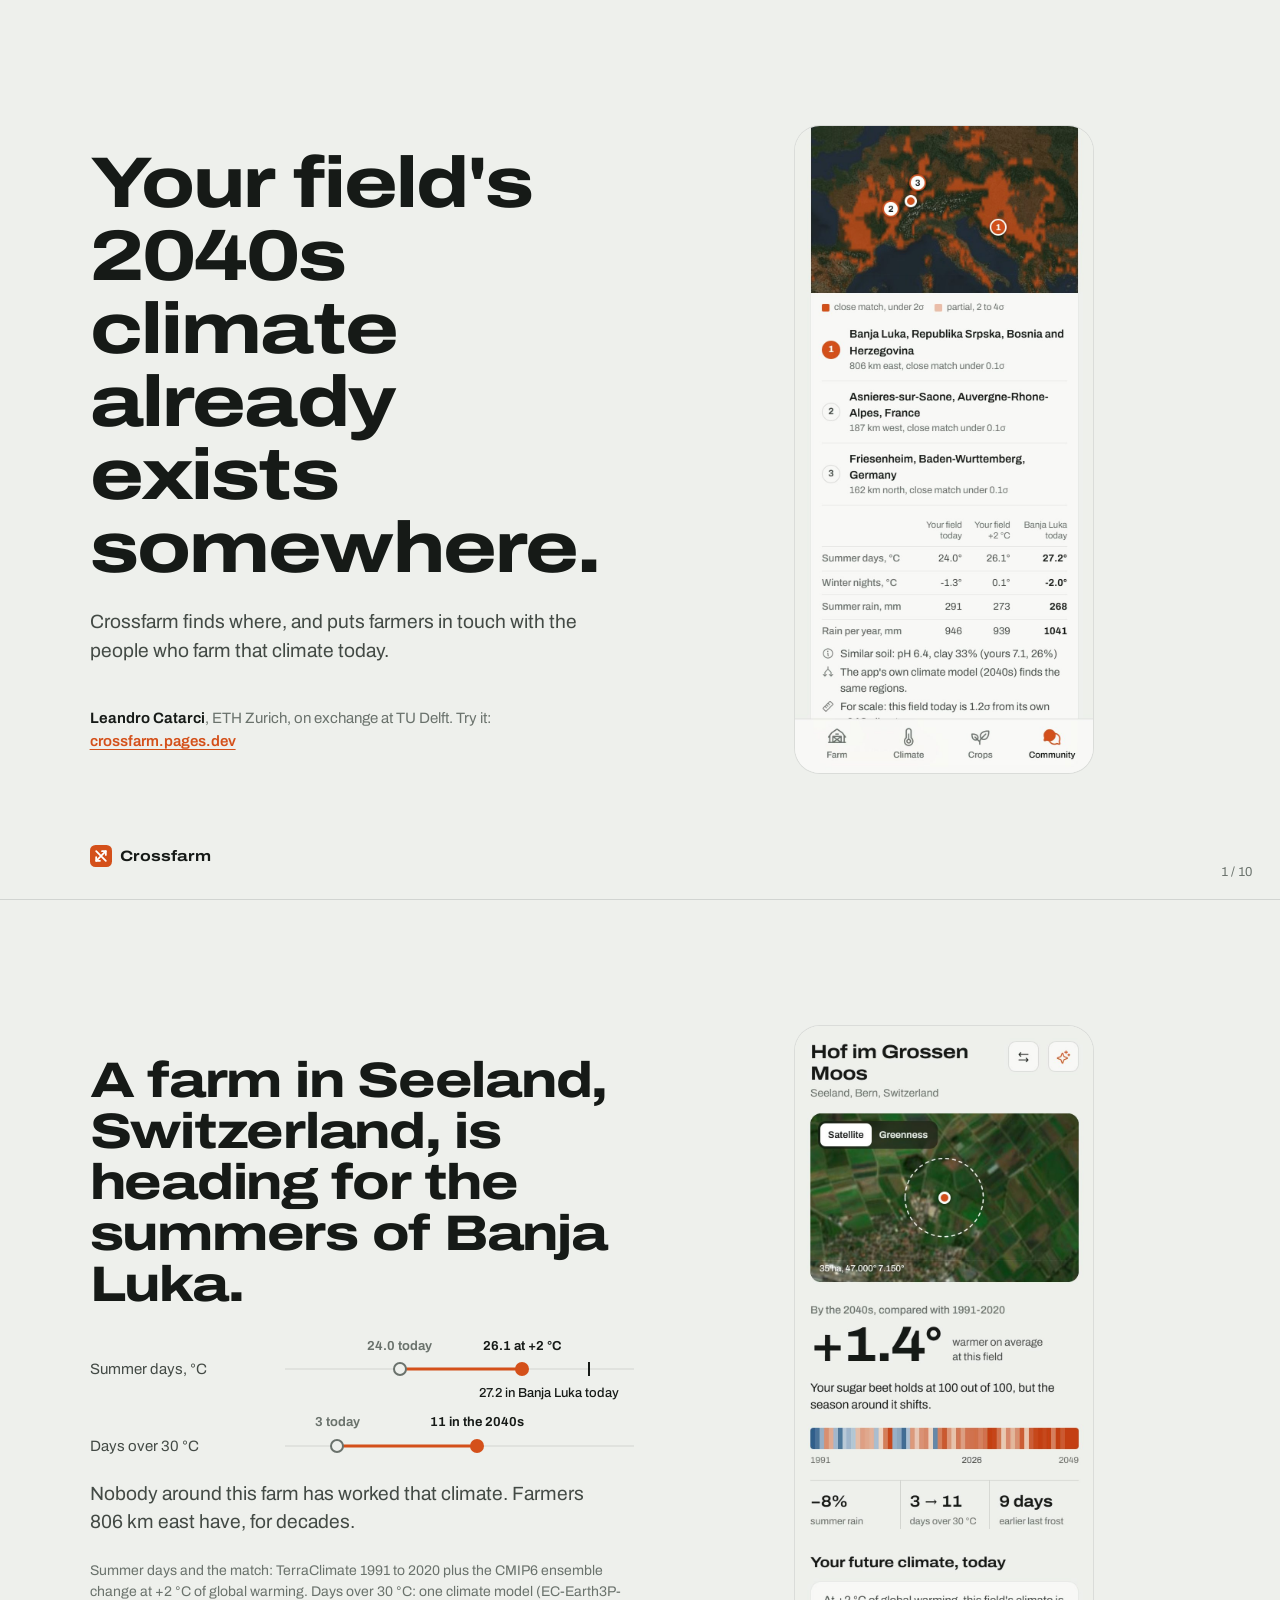
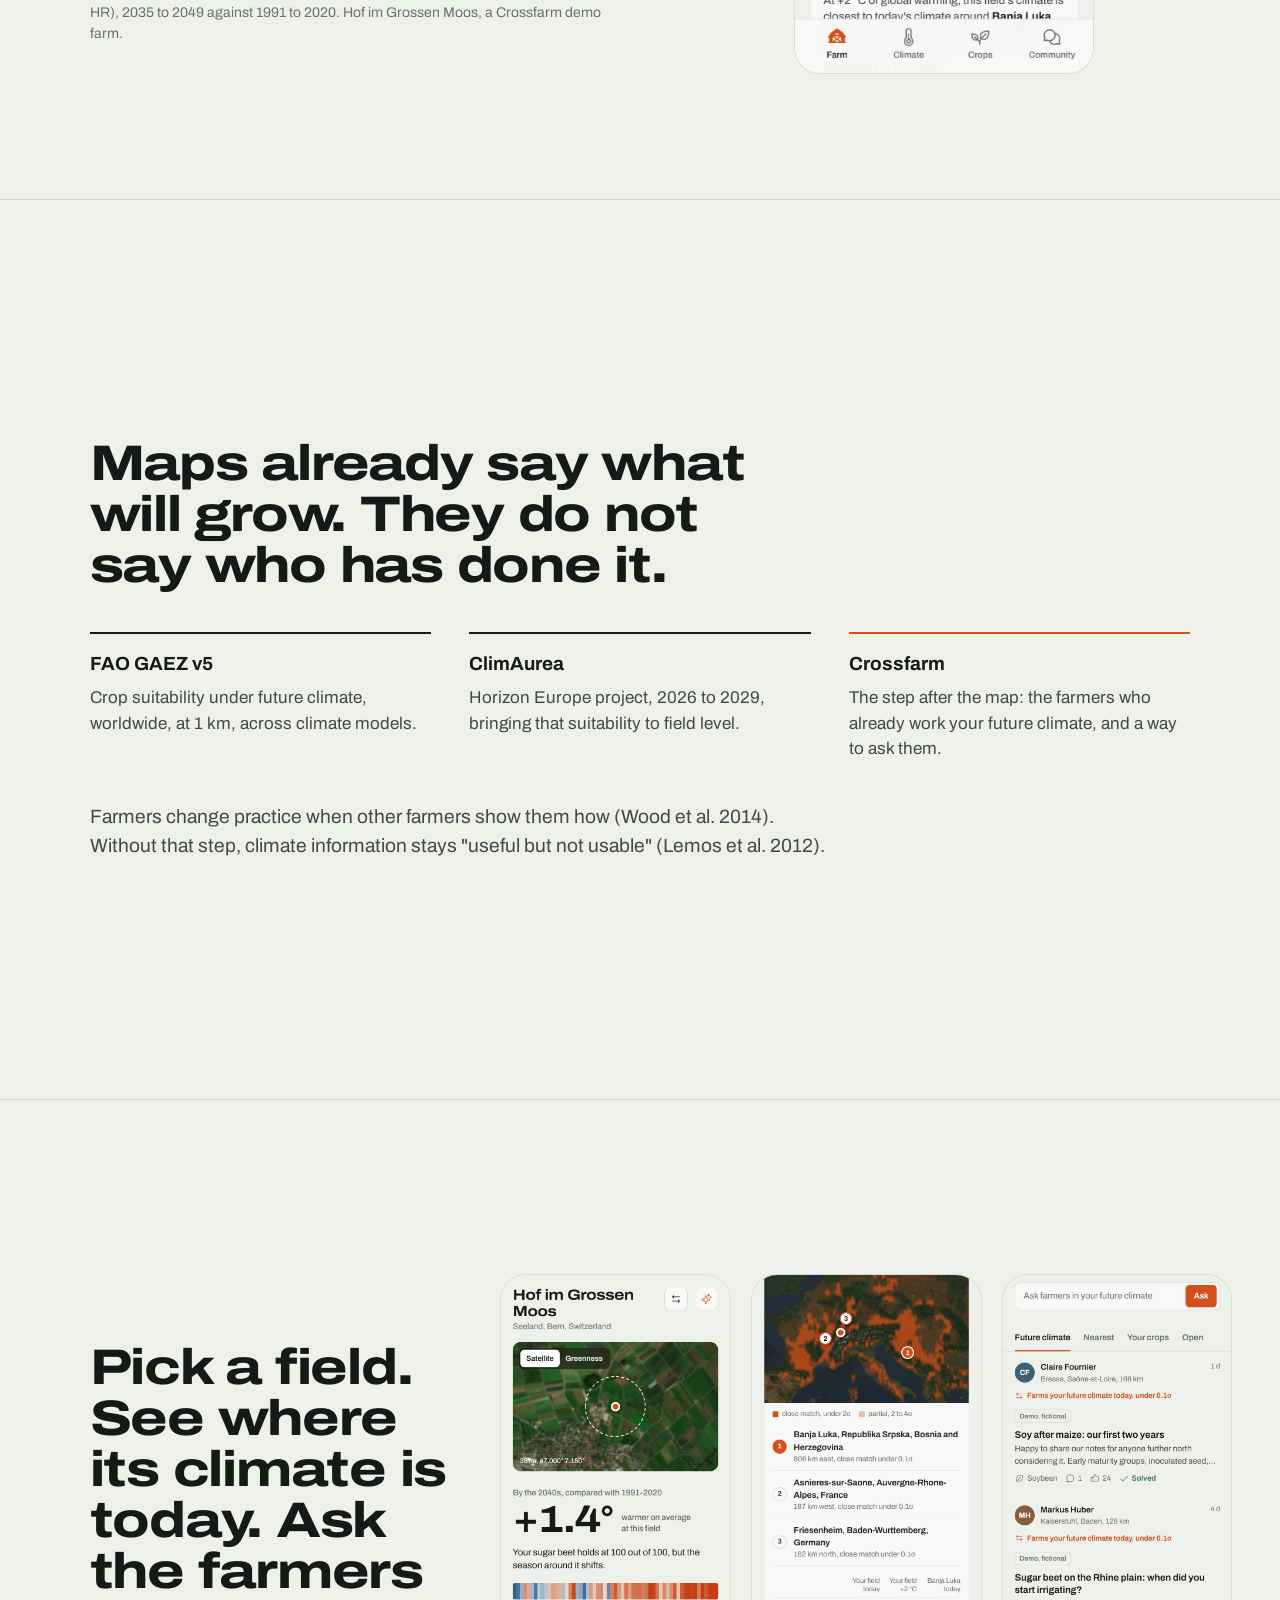
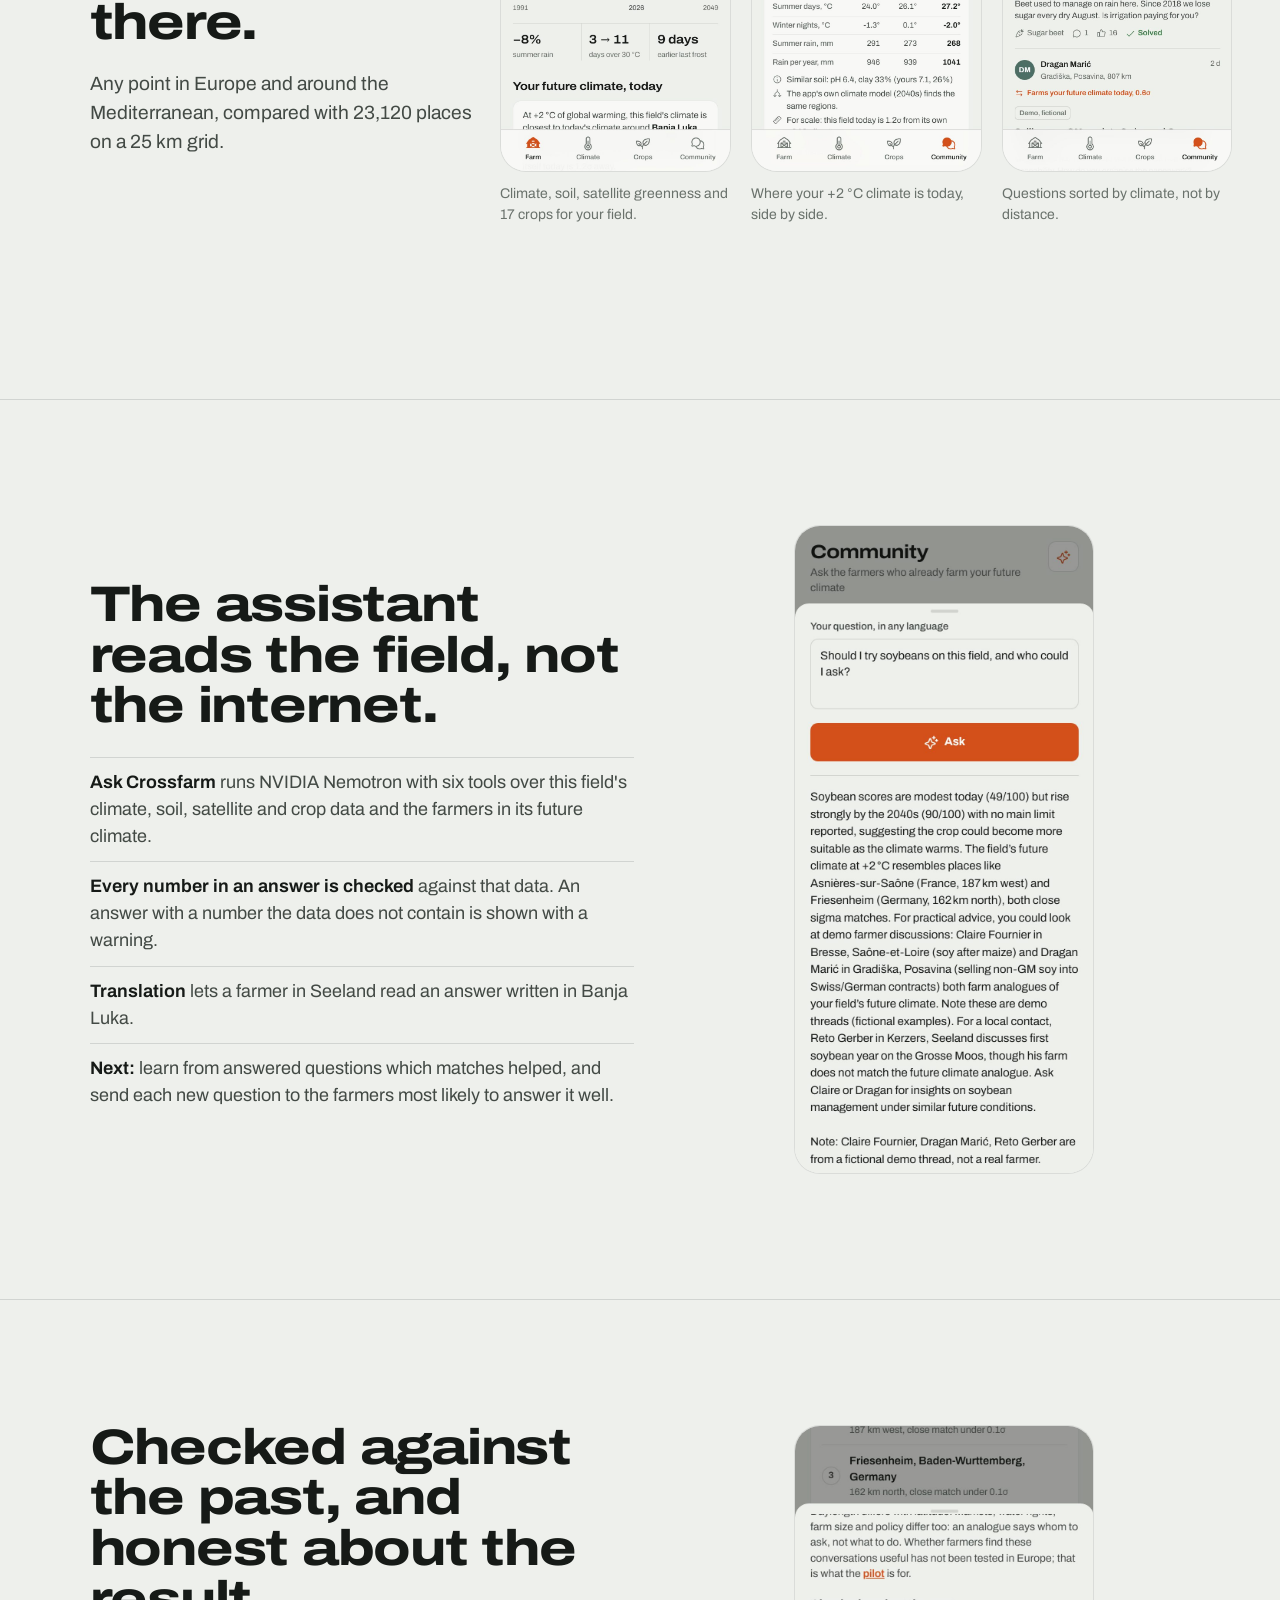
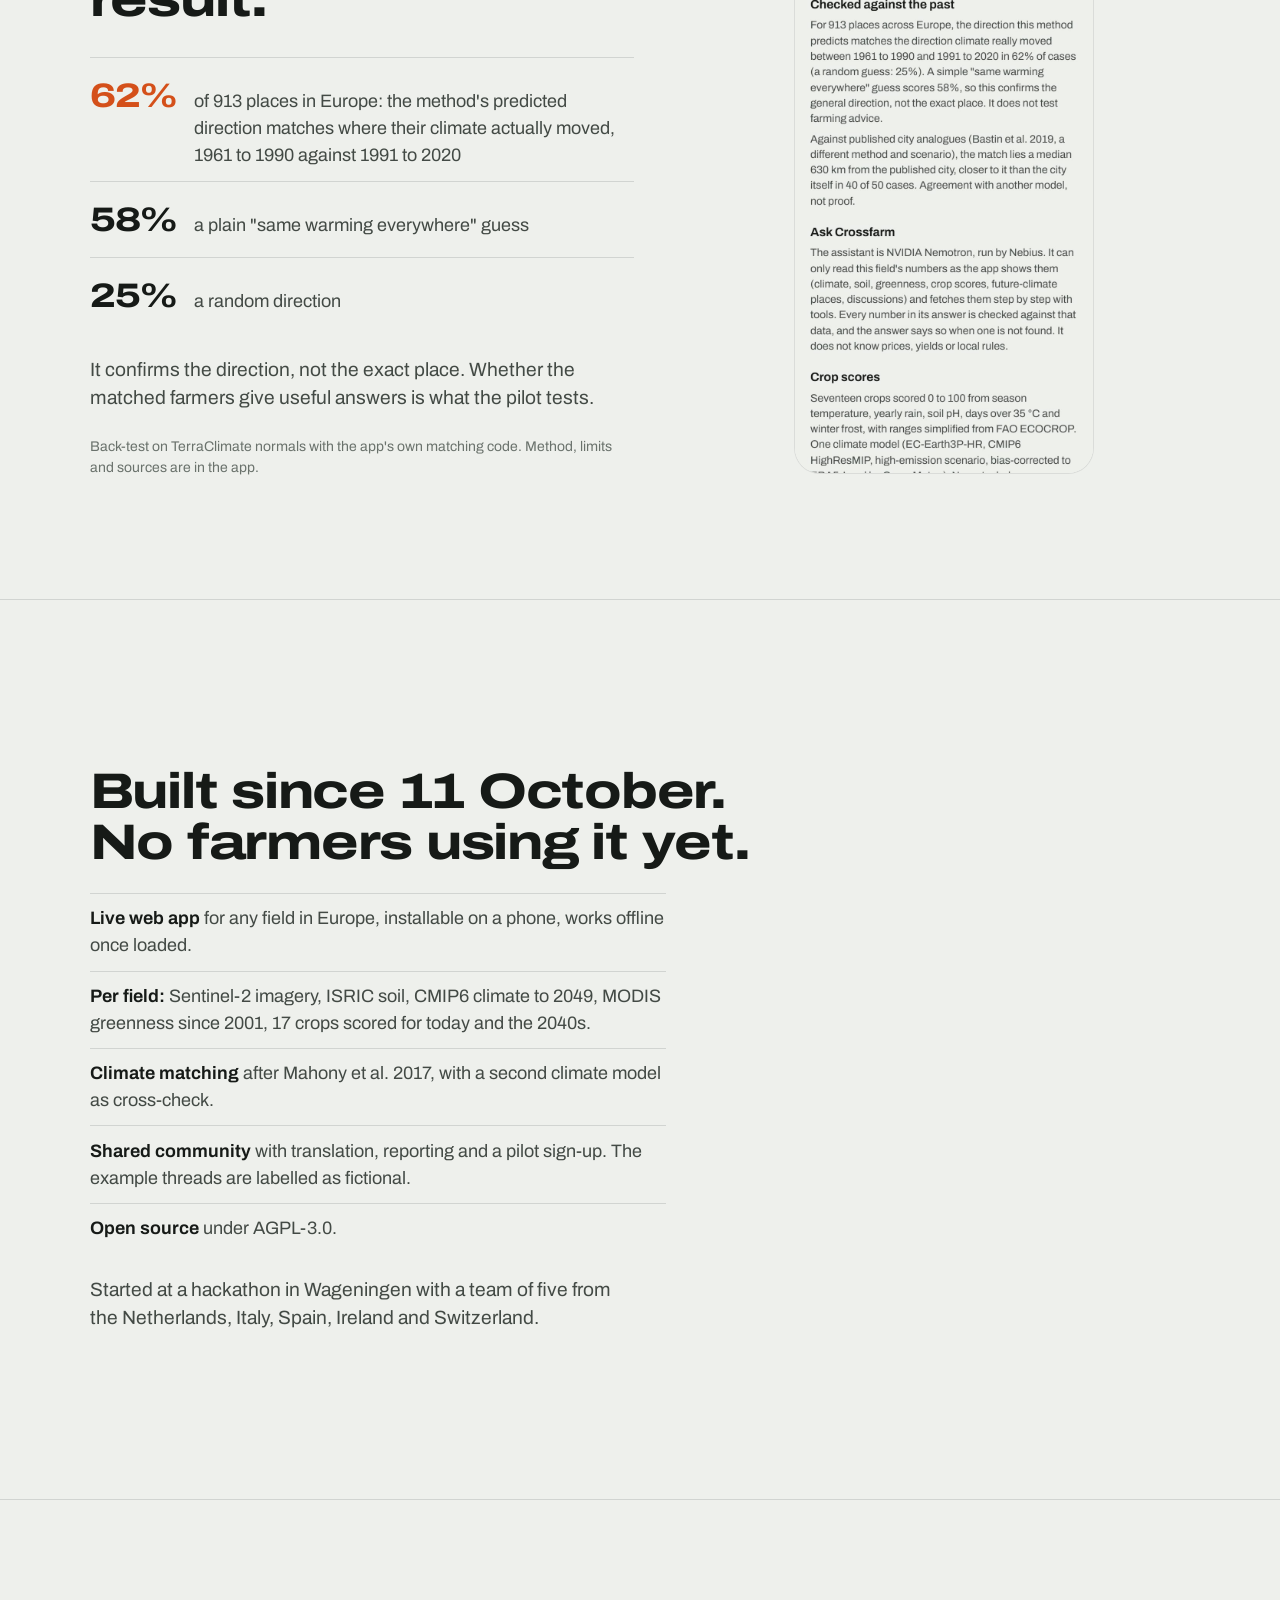
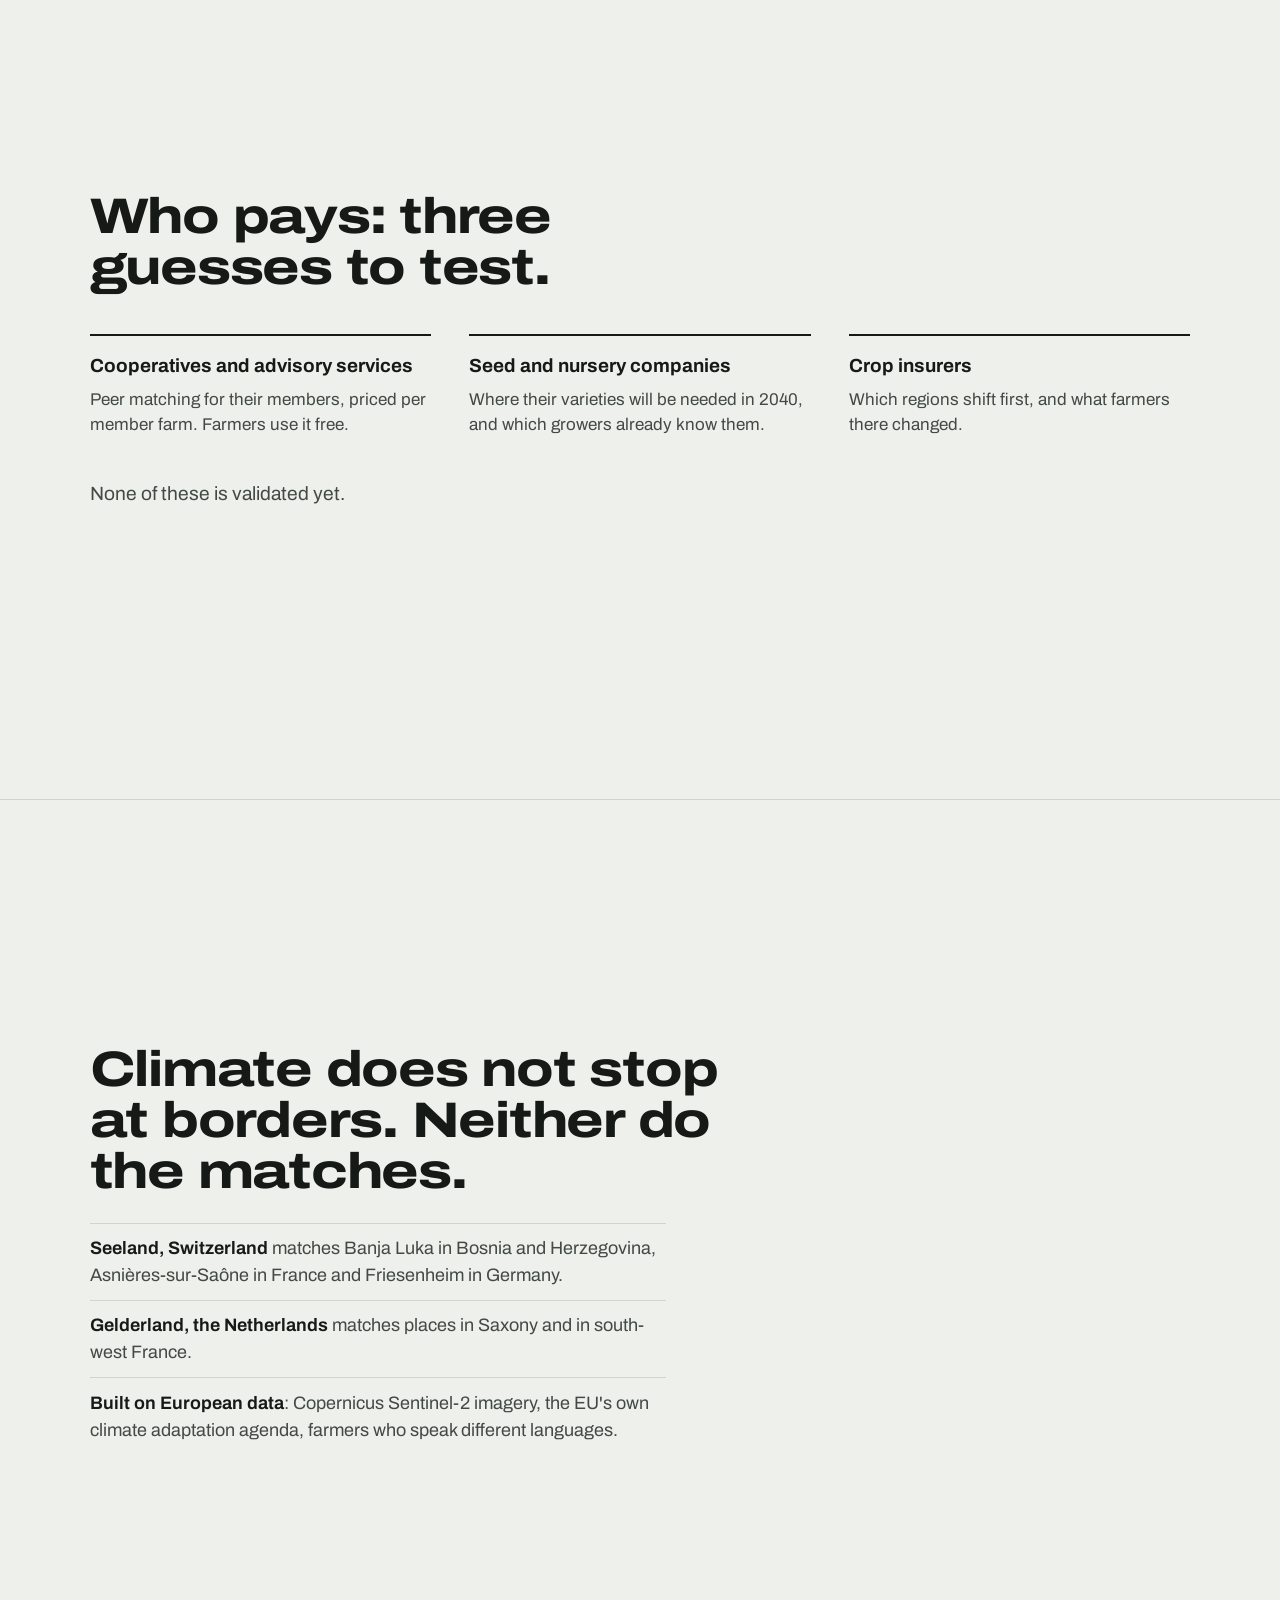
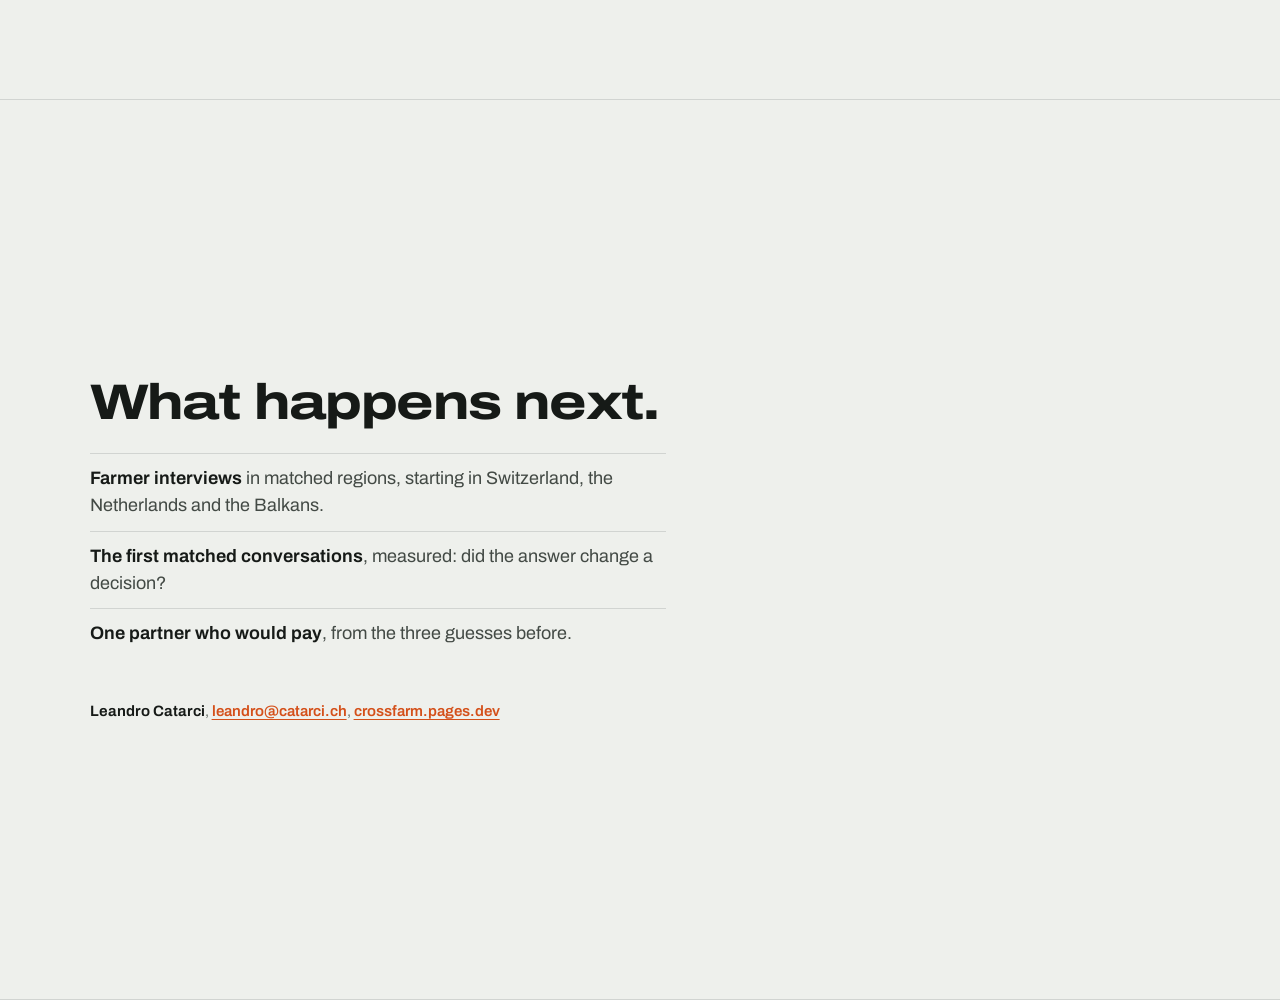
<file: site/pitch.html>
<!DOCTYPE html>
<html lang="en">
<head>
<meta charset="utf-8">
<meta name="viewport" content="width=device-width, initial-scale=1">
<title>Crossfarm: your field's 2040s climate already exists somewhere</title>
<meta name="description" content="Crossfarm finds where in Europe a field's future climate exists today, and puts farmers in touch with the people who farm it.">
<link rel="icon" href="icons/icon.svg" type="image/svg+xml">
<link rel="preconnect" href="https://fonts.googleapis.com">
<link rel="preconnect" href="https://fonts.gstatic.com" crossorigin>
<link href="https://fonts.googleapis.com/css2?family=Archivo:wdth,wght@62..125,100..900&display=swap" rel="stylesheet">
<style>
  /* Same field-instrument identity as the app: map-paper neutrals, one signal orange, hairlines */
  :root {
    --bg: #eef0ec; --surface: #f8f9f6; --ink: #161a17; --ink-2: #434a45; --muted: #6a726c;
    --line: rgba(22, 26, 23, .13); --accent: #d4501a; --up: #3b7a45;
    --sans: 'Archivo', system-ui, -apple-system, 'Segoe UI', sans-serif;
  }
  * { box-sizing: border-box; }
  html { scroll-snap-type: y mandatory; scroll-behavior: smooth; background: var(--bg); }
  body { margin: 0; color: var(--ink); font: 400 18px/1.5 var(--sans); -webkit-font-smoothing: antialiased; }
  h1, h2, p, ul { margin: 0; }
  a { color: var(--accent); font-weight: 600; text-decoration-thickness: 1px; text-underline-offset: 3px; }

  .slide { min-height: 100vh; scroll-snap-align: start; display: grid; grid-template-columns: minmax(0, 1.05fr) minmax(0, .95fr);
    gap: 5vw; align-items: center; padding: 8vh 7vw; border-bottom: 1px solid var(--line); position: relative; }
  .slide.text { grid-template-columns: minmax(0, 1fr); }
  .copy { max-width: 40rem; }
  h1, h2 { font-weight: 760; font-stretch: 122%; letter-spacing: -.025em; line-height: 1.02; }
  h1 { font-size: clamp(40px, 5.6vw, 88px); max-width: 15ch; }
  h2 { font-size: clamp(32px, 3.9vw, 60px); max-width: 18ch; }
  .lead { font-size: clamp(19px, 1.5vw, 23px); color: var(--ink-2); margin-top: 1.4rem; max-width: 34rem; }
  .copy ul { list-style: none; padding: 0; margin-top: 1.6rem; }
  .copy li { padding: .7rem 0; border-top: 1px solid var(--line); color: var(--ink-2); max-width: 36rem; }
  .copy li b { color: var(--ink); font-weight: 650; }
  .note { font-size: 14px; color: var(--muted); margin-top: 1.4rem; max-width: 34rem; }
  .by { margin-top: 2.6rem; font-size: 15px; color: var(--muted); }
  .by b { color: var(--ink); font-weight: 650; }

  .phones { display: flex; gap: 1.6vw; justify-content: center; align-items: flex-start; }
  .phones figure { margin: 0; }
  .phone { display: block; width: min(300px, 24vw); height: auto; aspect-ratio: 390 / 844; object-fit: cover; object-position: top;
    border-radius: 26px; border: 1px solid var(--line); background: var(--surface); }
  .phones.three .phone { width: min(250px, 18vw); }
  .phones figcaption { font-size: 14px; color: var(--muted); margin-top: .7rem; max-width: min(250px, 18vw); }

  /* Seeland, today against the 2040s: the app's dumbbell, at slide scale */
  .shift { margin-top: 3rem; display: grid; gap: 3.4rem; max-width: 36rem; }
  .row { display: grid; grid-template-columns: 11rem 1fr; align-items: center; gap: 1.2rem; }
  .row span { font-size: 15px; color: var(--ink-2); }
  .db { position: relative; height: 22px; }
  .db i { position: absolute; top: 50%; transform: translateY(-50%); }
  .db .ax { left: 0; right: 0; height: 1px; background: var(--line); }
  .db .seg { height: 3px; background: var(--accent); }
  .db .d0, .db .d1 { width: 14px; height: 14px; border-radius: 50%; margin-left: -7px; }
  .db .d0 { border: 2px solid var(--muted); background: var(--bg); }
  .db .d1 { background: var(--accent); }
  .db em { position: absolute; top: -1.35rem; font-style: normal; font-size: 13px; font-weight: 650; transform: translateX(-50%); white-space: nowrap; }
  .db em.a { color: var(--muted); }
  .db em.b { top: auto; bottom: -1.45rem; color: var(--ink); font-weight: 500; transform: translateX(-78%); }
  .db .tick { width: 2px; height: 14px; background: var(--ink); margin-left: -1px; }

  /* Back-test: three shares, read as a table */
  .score { margin-top: 2rem; border-collapse: collapse; max-width: 34rem; width: 100%; }
  .score td { padding: .75rem 0; border-top: 1px solid var(--line); vertical-align: baseline; }
  .score td:first-child { width: 6.5rem; font-weight: 760; font-stretch: 122%; font-size: 34px; letter-spacing: -.02em; }
  .score tr:first-child td:first-child { color: var(--accent); }
  .score td:last-child { color: var(--ink-2); }

  .cols { display: grid; grid-template-columns: repeat(3, minmax(0, 1fr)); gap: 3vw; margin-top: 2.6rem; }
  .cols div { border-top: 2px solid var(--ink); padding-top: 1rem; color: var(--ink-2); font-size: 17px; }
  .cols div b { display: block; color: var(--ink); font-weight: 680; font-size: 19px; margin-bottom: .4rem; }
  .cols div.us { border-color: var(--accent); }

  .count { position: fixed; right: 2.2vw; bottom: 2vh; font-size: 13px; color: var(--muted); font-variant-numeric: tabular-nums; }
  .mark { position: absolute; left: 7vw; bottom: 3.5vh; display: flex; align-items: center; gap: 8px; font-weight: 700; font-stretch: 118%; font-size: 15px; }
  .mark svg { width: 22px; height: 22px; }

  @media (max-width: 860px) {
    .slide { grid-template-columns: 1fr; padding: 9vh 6vw 12vh; }
    .phone, .phones.three .phone { width: min(260px, 60vw); }
    .phones.three { flex-wrap: wrap; }
    .phones figcaption { max-width: min(260px, 60vw); }
    .cols { grid-template-columns: 1fr; }
    .row { grid-template-columns: 1fr; gap: 1.6rem; }
    html { scroll-snap-type: none; }
  }
  @media (prefers-reduced-motion: reduce) { html { scroll-behavior: auto; } }
  @page { size: 338mm 190mm; margin: 0; }
  @media print {
    html { scroll-snap-type: none; }
    .slide { min-height: 190mm; height: 190mm; break-after: page; border: 0; }
    .count { display: none; }
  }
</style>
</head>
<body>
<svg width="0" height="0" style="position:absolute" aria-hidden="true">
  <symbol id="logo" viewBox="0 0 32 32">
    <rect width="32" height="32" rx="8" fill="#d4501a"/>
    <path d="M9 23 23 9M9 9l14 14" stroke="#fff" stroke-width="2.6" stroke-linecap="round"/>
    <path d="M17.5 9H23v5.5M14.5 23H9v-5.5" fill="none" stroke="#fff" stroke-width="2.6" stroke-linecap="round" stroke-linejoin="round"/>
  </symbol>
</svg>

<main>
<section class="slide" aria-label="Slide 1">
  <div class="copy">
    <h1>Your field's 2040s climate already exists somewhere.</h1>
    <p class="lead">Crossfarm finds where, and puts farmers in touch with the people who farm that climate today.</p>
    <p class="by"><b>Leandro Catarci</b>, ETH Zurich, on exchange at TU Delft. Try it: <a href="./">crossfarm.pages.dev</a></p>
  </div>
  <div class="phones"><img class="phone" src="pitch/match.jpg" alt="Crossfarm map: where a Swiss field's +2 °C climate exists today, with Banja Luka, Asnières-sur-Saône and Friesenheim as the closest matches" width="390" height="844"></div>
  <div class="mark"><svg viewBox="0 0 32 32"><use href="#logo"/></svg>Crossfarm</div>
</section>

<section class="slide" aria-label="Slide 2">
  <div class="copy">
    <h2>A farm in Seeland, Switzerland, is heading for the summers of Banja Luka.</h2>
    <div class="shift" role="img" aria-label="Seeland today against the 2040s: summer days 24.0 to 26.1 °C, Banja Luka today 27.2 °C; days over 30 °C from 3 to 11">
      <div class="row"><span>Summer days, °C</span>
        <div class="db"><i class="ax"></i><i class="seg" style="left:33%;width:35%"></i><i class="tick" style="left:87%"></i><i class="d0" style="left:33%"></i><i class="d1" style="left:68%"></i>
          <em class="a" style="left:33%">24.0 today</em><em style="left:68%">26.1 at +2 °C</em><em class="b" style="left:87%">27.2 in Banja Luka today</em></div></div>
      <div class="row"><span>Days over 30 °C</span>
        <div class="db"><i class="ax"></i><i class="seg" style="left:15%;width:40%"></i><i class="d0" style="left:15%"></i><i class="d1" style="left:55%"></i>
          <em class="a" style="left:15%">3 today</em><em style="left:55%">11 in the 2040s</em></div></div>
    </div>
    <p class="lead">Nobody around this farm has worked that climate. Farmers 806&nbsp;km east have, for decades.</p>
    <p class="note">Summer days and the match: TerraClimate 1991 to 2020 plus the CMIP6 ensemble change at +2 °C of global warming. Days over 30 °C: one climate model (EC-Earth3P-HR), 2035 to 2049 against 1991 to 2020. Hof im Grossen Moos, a Crossfarm demo farm.</p>
  </div>
  <div class="phones"><img class="phone" src="pitch/farm.jpg" alt="Crossfarm farm screen for Hof im Grossen Moos, Seeland: +1.4 °C by the 2040s, summer rain down 8 percent, days over 30 °C from 3 to 11" width="390" height="844"></div>
</section>

<section class="slide text" aria-label="Slide 3">
  <div class="copy" style="max-width:none">
    <h2>Maps already say what will grow. They do not say who has done it.</h2>
    <div class="cols">
      <div><b>FAO GAEZ v5</b>Crop suitability under future climate, worldwide, at 1&nbsp;km, across climate models.</div>
      <div><b>ClimAurea</b>Horizon Europe project, 2026 to 2029, bringing that suitability to field level.</div>
      <div class="us"><b>Crossfarm</b>The step after the map: the farmers who already work your future climate, and a way to ask them.</div>
    </div>
    <p class="lead" style="max-width:46rem;margin-top:2.6rem">Farmers change practice when other farmers show them how (Wood et al. 2014). Without that step, climate information stays "useful but not usable" (Lemos et al. 2012).</p>
  </div>
</section>

<section class="slide" aria-label="Slide 4" style="grid-template-columns:minmax(0,.75fr) minmax(0,1.25fr)">
  <div class="copy">
    <h2>Pick a field. See where its climate is today. Ask the farmers there.</h2>
    <p class="lead">Any point in Europe and around the Mediterranean, compared with 23,120 places on a 25&nbsp;km grid.</p>
  </div>
  <div class="phones three">
    <figure><img class="phone" src="pitch/farm.jpg" alt="Field screen" width="390" height="844"><figcaption>Climate, soil, satellite greenness and 17 crops for your field.</figcaption></figure>
    <figure><img class="phone" src="pitch/match.jpg" alt="Climate match map" width="390" height="844"><figcaption>Where your +2 °C climate is today, side by side.</figcaption></figure>
    <figure><img class="phone" src="pitch/feed.jpg" alt="Community sorted by climate distance" width="390" height="844"><figcaption>Questions sorted by climate, not by distance.</figcaption></figure>
  </div>
</section>

<section class="slide" aria-label="Slide 5">
  <div class="copy">
    <h2>The assistant reads the field, not the internet.</h2>
    <ul>
      <li><b>Ask Crossfarm</b> runs NVIDIA Nemotron with six tools over this field's climate, soil, satellite and crop data and the farmers in its future climate.</li>
      <li><b>Every number in an answer is checked</b> against that data. An answer with a number the data does not contain is shown with a warning.</li>
      <li><b>Translation</b> lets a farmer in Seeland read an answer written in Banja Luka.</li>
      <li><b>Next:</b> learn from answered questions which matches helped, and send each new question to the farmers most likely to answer it well.</li>
    </ul>
  </div>
  <div class="phones"><img class="phone" src="pitch/ask.jpg" alt="Ask Crossfarm sheet with questions suggested from the field's own data" width="390" height="844"></div>
</section>

<section class="slide" aria-label="Slide 6">
  <div class="copy">
    <h2>Checked against the past, and honest about the result.</h2>
    <table class="score">
      <tr><td>62%</td><td>of 913 places in Europe: the method's predicted direction matches where their climate actually moved, 1961 to 1990 against 1991 to 2020</td></tr>
      <tr><td>58%</td><td>a plain "same warming everywhere" guess</td></tr>
      <tr><td>25%</td><td>a random direction</td></tr>
    </table>
    <p class="lead">It confirms the direction, not the exact place. Whether the matched farmers give useful answers is what the pilot tests.</p>
    <p class="note">Back-test on TerraClimate normals with the app's own matching code. Method, limits and sources are in the app.</p>
  </div>
  <div class="phones"><img class="phone" src="pitch/method.jpg" alt="Method sheet in the app with the back-test result" width="390" height="844"></div>
</section>

<section class="slide text" aria-label="Slide 7">
  <div class="copy" style="max-width:52rem">
    <h2>Built since 11 October. No farmers using it yet.</h2>
    <ul>
      <li><b>Live web app</b> for any field in Europe, installable on a phone, works offline once loaded.</li>
      <li><b>Per field:</b> Sentinel-2 imagery, ISRIC soil, CMIP6 climate to 2049, MODIS greenness since 2001, 17 crops scored for today and the 2040s.</li>
      <li><b>Climate matching</b> after Mahony et al. 2017, with a second climate model as cross-check.</li>
      <li><b>Shared community</b> with translation, reporting and a pilot sign-up. The example threads are labelled as fictional.</li>
      <li><b>Open source</b> under AGPL-3.0.</li>
    </ul>
    <p class="lead">Started at a hackathon in Wageningen with a team of five from the Netherlands, Italy, Spain, Ireland and Switzerland.</p>
  </div>
</section>

<section class="slide text" aria-label="Slide 8">
  <div class="copy" style="max-width:none">
    <h2>Who pays: three guesses to test.</h2>
    <div class="cols">
      <div><b>Cooperatives and advisory services</b>Peer matching for their members, priced per member farm. Farmers use it free.</div>
      <div><b>Seed and nursery companies</b>Where their varieties will be needed in 2040, and which growers already know them.</div>
      <div><b>Crop insurers</b>Which regions shift first, and what farmers there changed.</div>
    </div>
    <p class="lead" style="margin-top:2.6rem">None of these is validated yet.</p>
  </div>
</section>

<section class="slide text" aria-label="Slide 9">
  <div class="copy" style="max-width:52rem">
    <h2>Climate does not stop at borders. Neither do the matches.</h2>
    <ul>
      <li><b>Seeland, Switzerland</b> matches Banja Luka in Bosnia and Herzegovina, Asnières-sur-Saône in France and Friesenheim in Germany.</li>
      <li><b>Gelderland, the Netherlands</b> matches places in Saxony and in south-west France.</li>
      <li><b>Built on European data</b>: Copernicus Sentinel-2 imagery, the EU's own climate adaptation agenda, farmers who speak different languages.</li>
    </ul>
  </div>
</section>

<section class="slide text" aria-label="Slide 10">
  <div class="copy" style="max-width:52rem">
    <div data-for="default">
      <h2>What happens next.</h2>
      <ul>
        <li><b>Farmer interviews</b> in matched regions, starting in Switzerland, the Netherlands and the Balkans.</li>
        <li><b>The first matched conversations</b>, measured: did the answer change a decision?</li>
        <li><b>One partner who would pay</b>, from the three guesses before.</li>
      </ul>
    </div>
    <div data-for="lab" hidden>
      <h2>What I want from the Lab week.</h2>
      <ul>
        <li><b>Ten or more farmer interviews</b> in matched regions before Demo Day.</li>
        <li><b>The first matched conversations</b>, measured: did the answer change a decision?</li>
        <li><b>One partner who would pay</b>, from the three guesses before.</li>
      </ul>
    </div>
    <p class="by"><b>Leandro Catarci</b>, <a href="mailto:leandro@catarci.ch">leandro@catarci.ch</a>, <a href="./">crossfarm.pages.dev</a></p>
  </div>
</section>
</main>
<p class="count" id="count" aria-hidden="true">1 / 10</p>

<script>
  // Arrow keys, space and page keys move one slide; the counter follows the slide in view
  // ?for=lab shows the AI Entrepreneurs Lab version of the last slide
  const audience = new URLSearchParams(location.search).get('for') || 'default';
  document.querySelectorAll('[data-for]').forEach((el) => (el.hidden = el.dataset.for !== (document.querySelector(`[data-for="${audience}"]`) ? audience : 'default')));
  const slides = [...document.querySelectorAll('.slide')];
  let cur = 0;
  const io = new IntersectionObserver((es) => es.forEach((e) => {
    if (e.isIntersecting) { cur = slides.indexOf(e.target); document.getElementById('count').textContent = `${cur + 1} / ${slides.length}`; }
  }), { threshold: 0.55 });
  slides.forEach((s) => io.observe(s));
  addEventListener('keydown', (e) => {
    const step = { ArrowDown: 1, ArrowRight: 1, PageDown: 1, ' ': 1, ArrowUp: -1, ArrowLeft: -1, PageUp: -1 }[e.key];
    if (!step) return;
    e.preventDefault();
    slides[Math.max(0, Math.min(slides.length - 1, cur + step))].scrollIntoView();
  });
</script>
</body>
</html>
</file>
